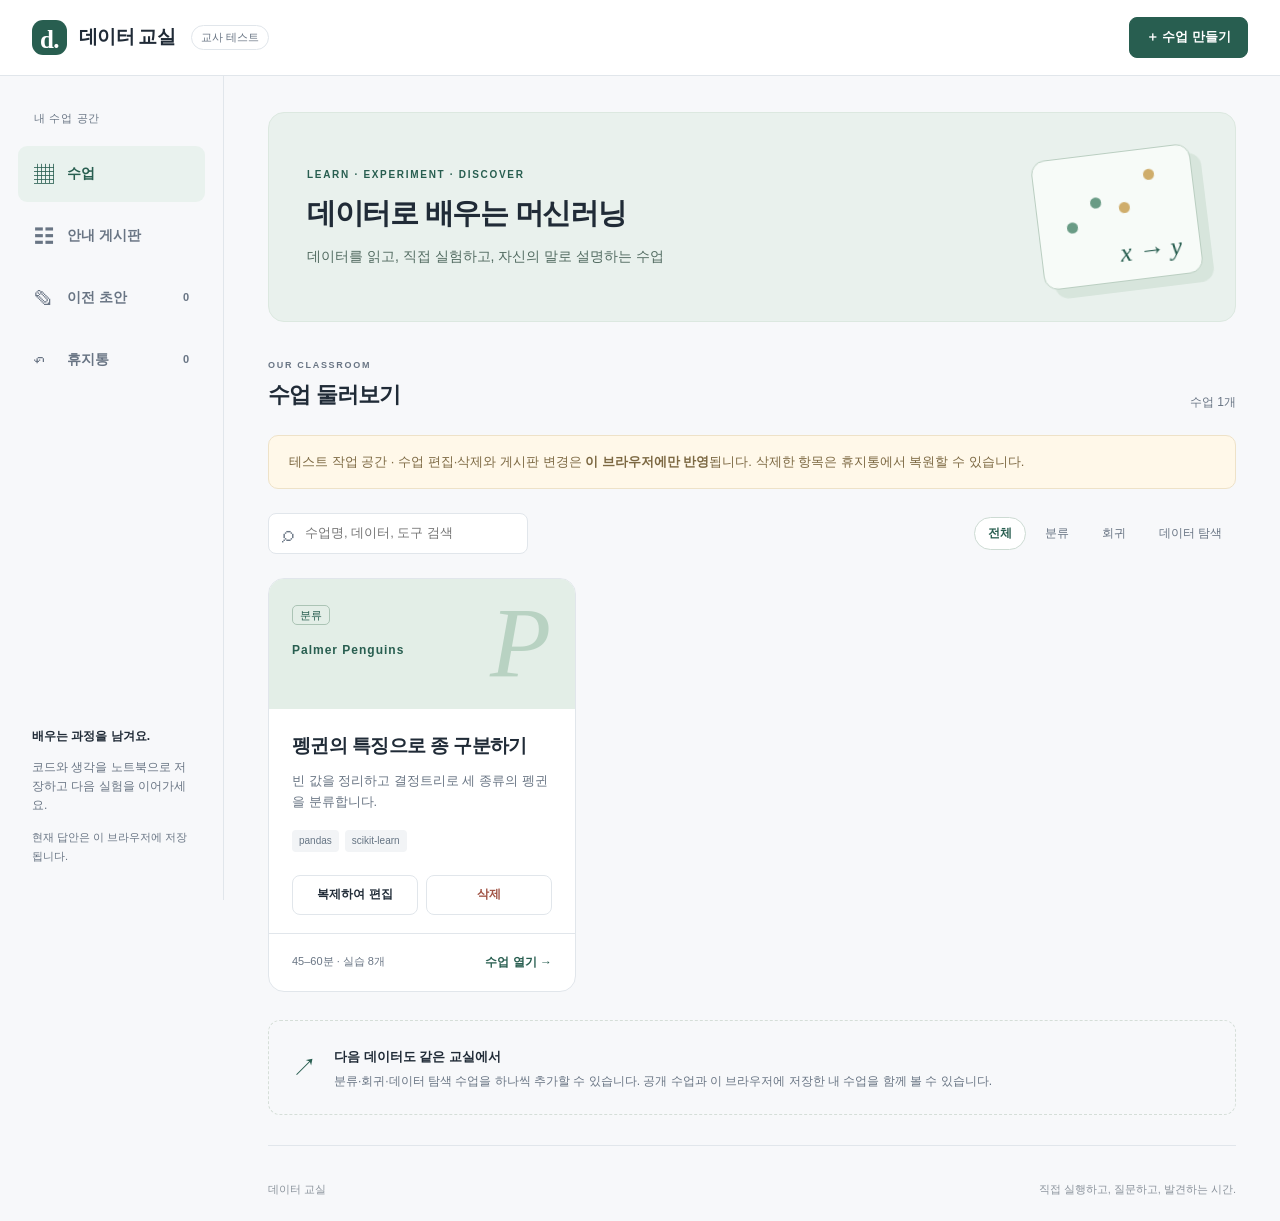
<file: web/index.html>
<!doctype html>
<html lang="ko">
<head>
<meta charset="utf-8"><meta name="viewport" content="width=device-width,initial-scale=1">
<title>데이터 교실 · 수업</title>
<meta name="description" content="데이터를 읽고 직접 실험하는 머신러닝 수업 공간">
<link rel="stylesheet" href="classroom.css?v=3"><script type="module" src="classroom.js?v=4"></script>
</head>
<body>
<a class="skip" href="#main">본문으로 이동</a>
<header class="topbar"><a class="logo" href="./"><span class="logo-mark">d.</span> 데이터 교실</a><span class="preview-badge">교사 테스트</span><button id="compose" class="button primary">＋ 수업 만들기</button></header>
<div class="shell">
<aside class="sidebar"><p class="nav-label">내 수업 공간</p><nav aria-label="교실 메뉴"><button data-view="courses" class="nav-item active" aria-current="page"><span>▦</span> 수업</button><button data-view="stream" class="nav-item"><span>☷</span> 안내 게시판</button><button data-view="drafts" class="nav-item"><span>✎</span> 이전 초안 <span id="draft-count" class="count">0</span></button><button data-view="trash" class="nav-item"><span>↶</span> 휴지통 <span id="trash-count" class="count">0</span></button></nav><div class="side-note"><strong>배우는 과정을 남겨요.</strong><p>코드와 생각을 노트북으로 저장하고 다음 실험을 이어가세요.</p><small>현재 답안은 이 브라우저에 저장됩니다.</small></div></aside>
<main id="main">
<section class="welcome"><div><p class="eyebrow">LEARN · EXPERIMENT · DISCOVER</p><h1 id="class-title">데이터로 배우는 머신러닝</h1><p id="class-description">데이터를 읽고, 직접 실험하고, 자신의 말로 설명하는 수업</p></div><div class="hero-art" aria-hidden="true"><i></i><i></i><i></i><i></i><span>x → y</span></div></section>
<div class="view-heading"><div><p class="eyebrow" id="view-kicker">OUR CLASSROOM</p><h2 id="view-title">수업 둘러보기</h2></div><span id="view-count"></span></div>
<p class="draft-notice">테스트 작업 공간 · 수업 편집·삭제와 게시판 변경은 <strong>이 브라우저에만 반영</strong>됩니다. 삭제한 항목은 휴지통에서 복원할 수 있습니다.</p>
<section id="courses-view"><div class="tools"><label class="search"><span aria-hidden="true">⌕</span><input id="search" type="search" placeholder="수업명, 데이터, 도구 검색" aria-label="수업 검색"></label><div class="filters" role="group" aria-label="주제 필터"><button data-filter="전체" aria-pressed="true">전체</button><button data-filter="분류" aria-pressed="false">분류</button><button data-filter="회귀" aria-pressed="false">회귀</button><button data-filter="탐색" aria-pressed="false">데이터 탐색</button></div></div><div id="course-grid" class="course-grid"></div><p id="empty" class="empty" hidden>해당하는 수업이 없습니다. 다른 검색어나 주제를 선택하세요.</p><div class="next-note"><span class="note-icon">↗</span><div><strong>다음 데이터도 같은 교실에서</strong><p>분류·회귀·데이터 탐색 수업을 하나씩 추가할 수 있습니다. 공개 수업과 이 브라우저에 저장한 내 수업을 함께 볼 수 있습니다.</p></div></div></section>
<section id="stream-view" hidden><div class="board-toolbar"><button id="new-post" class="button primary">＋ 안내 글 작성</button></div><div class="stream-layout"><aside class="stream-side"><strong>수업 안내</strong><p>실습 방법과 준비할 자료를 한곳에서 확인하세요.</p></aside><div id="announcements"></div></div></section>
<section id="drafts-view" hidden><p class="draft-notice">초안은 이 브라우저에만 저장됩니다. 학생 화면에 게시되지 않으며, 파일로 내보내 다른 PC로 옮길 수 있습니다.</p><div id="draft-list" class="course-grid"></div><p id="draft-empty" class="empty">이전 버전에서 작성한 초안이 없습니다. ‘수업 만들기’에서 활동과 퀴즈를 직접 편집하세요.</p><label class="button import-label">초안 가져오기<input id="import-draft" type="file" accept="application/json,.json" hidden></label></section>
<section id="trash-view" hidden><p class="muted">이 브라우저에서 삭제한 수업과 안내 글입니다. 복원하면 목록에 다시 나타납니다.</p><div id="trash-list"></div></section>
<p id="page-status" role="status"></p>
<footer>데이터 교실 <span>직접 실행하고, 질문하고, 발견하는 시간.</span></footer>
</main></div>
<dialog id="post-dialog"><form id="post-form"><div class="dialog-heading"><h2 id="post-dialog-title">안내 글 작성</h2><button type="button" id="close-post" class="icon-button" aria-label="닫기">×</button></div><p class="muted">이 브라우저의 게시판에 저장됩니다. 다른 선생님이나 학생에게 자동 공개되지 않습니다.</p><label>제목<input id="post-title" maxlength="150" required></label><label>내용<textarea id="post-body" rows="8" maxlength="10000" required></textarea></label><p id="post-error" role="status"></p><div class="dialog-actions"><button type="button" id="cancel-post" class="button">취소</button><button type="submit" class="button primary">저장</button></div></form></dialog>
</body></html>
</file>
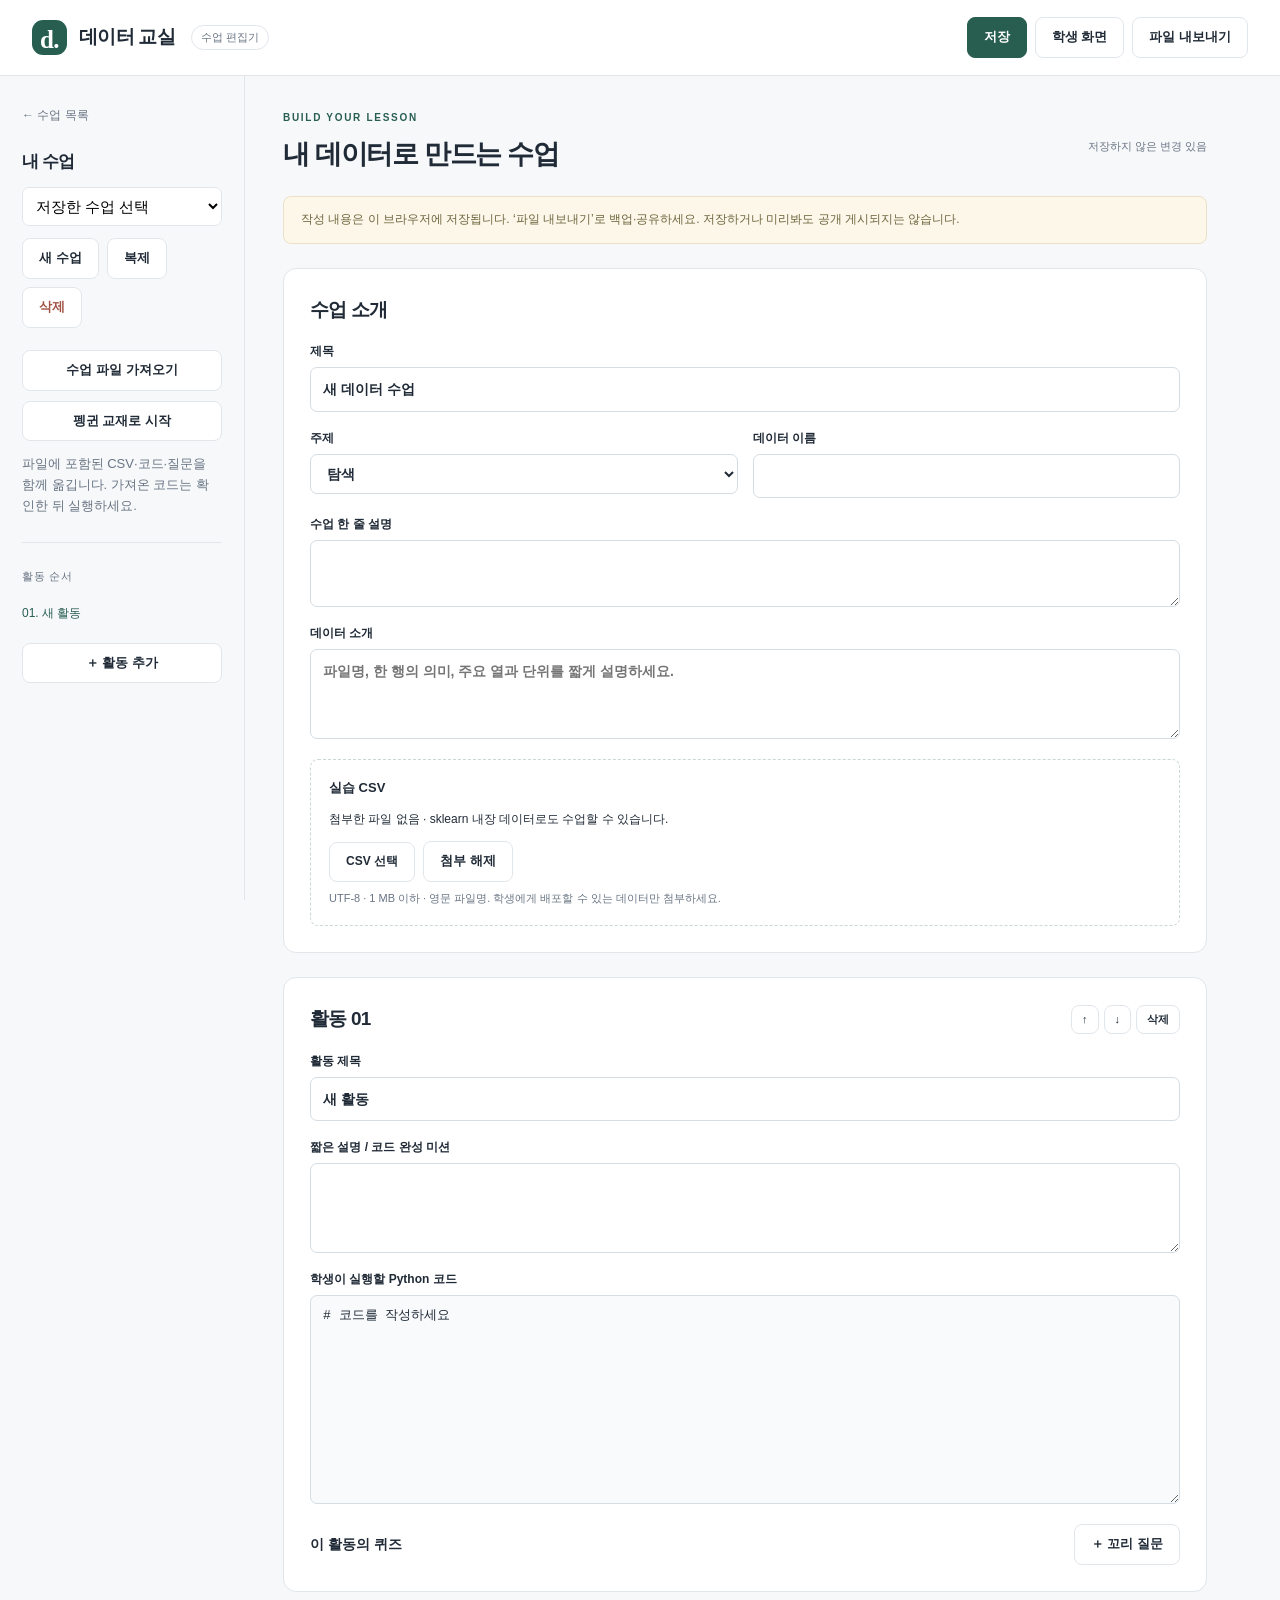
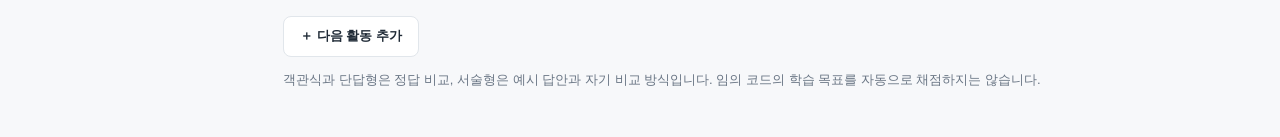
<file: web/editor.html>
<!doctype html><html lang="ko"><head><meta charset="utf-8"><meta name="viewport" content="width=device-width,initial-scale=1"><title>수업 편집기 · 데이터 교실</title><link rel="stylesheet" href="classroom.css"><link rel="stylesheet" href="editor.css?v=2"><script type="module" src="editor.js?v=3"></script></head><body class="editor-page">
<header class="topbar"><a class="logo" href="./"><span class="logo-mark">d.</span> 데이터 교실</a><span class="preview-badge">수업 편집기</span><div class="editor-actions"><button id="save" class="button primary">저장</button><button id="preview" class="button">학생 화면</button><button id="export" class="button">파일 내보내기</button></div></header>
<div class="editor-layout"><aside class="editor-sidebar"><a href="./" class="back-link">← 수업 목록</a><h2>내 수업</h2><select id="my-courses" aria-label="저장한 수업 선택"><option value="">저장한 수업 선택</option></select><div class="library-actions"><button id="new-course" class="button">새 수업</button><button id="copy-course" class="button">복제</button><button id="delete-course" class="button danger">삭제</button></div><label class="button import-label">수업 파일 가져오기<input id="import-course" type="file" accept=".json,application/json" hidden></label><button id="penguin-template" class="button">펭귄 교재로 시작</button><p class="muted">파일에 포함된 CSV·코드·질문을 함께 옮깁니다. 가져온 코드는 확인한 뒤 실행하세요.</p><hr><p class="nav-label">활동 순서</p><div id="activity-nav"></div><button id="add-activity" class="button">＋ 활동 추가</button></aside>
<main class="editor-main"><div class="editor-heading"><div><p class="eyebrow">BUILD YOUR LESSON</p><h1>내 데이터로 만드는 수업</h1></div><span id="dirty-indicator">아직 저장하지 않음</span></div><p class="editor-notice">작성 내용은 이 브라우저에 저장됩니다. ‘파일 내보내기’로 백업·공유하세요. 저장하거나 미리봐도 공개 게시되지는 않습니다.</p><p id="editor-status" role="status"></p>
<section class="edit-panel" id="course-info"><h2>수업 소개</h2><label>제목<input id="course-title" maxlength="150" required></label><div class="form-row"><label>주제<select id="course-topic"><option>분류</option><option>회귀</option><option>탐색</option></select></label><label>데이터 이름<input id="dataset-name" maxlength="150"></label></div><label>수업 한 줄 설명<textarea id="description" rows="2" maxlength="3000"></textarea></label><label>데이터 소개<textarea id="introduction" rows="3" maxlength="10000" placeholder="파일명, 한 행의 의미, 주요 열과 단위를 짧게 설명하세요."></textarea></label><div class="csv-box"><strong>실습 CSV</strong><p id="csv-info">첨부한 파일 없음 · sklearn 내장 데이터로도 수업할 수 있습니다.</p><label class="button">CSV 선택<input id="csv-file" type="file" accept=".csv,text/csv" hidden></label><button id="remove-csv" class="button" type="button">첨부 해제</button><small>UTF-8 · 1 MB 이하 · 영문 파일명. 학생에게 배포할 수 있는 데이터만 첨부하세요.</small></div></section>
<div id="activities"></div><button id="add-bottom" class="button">＋ 다음 활동 추가</button><p class="muted">객관식과 단답형은 정답 비교, 서술형은 예시 답안과 자기 비교 방식입니다. 임의 코드의 학습 목표를 자동으로 채점하지는 않습니다.</p></main></div>
</body></html>
</file>
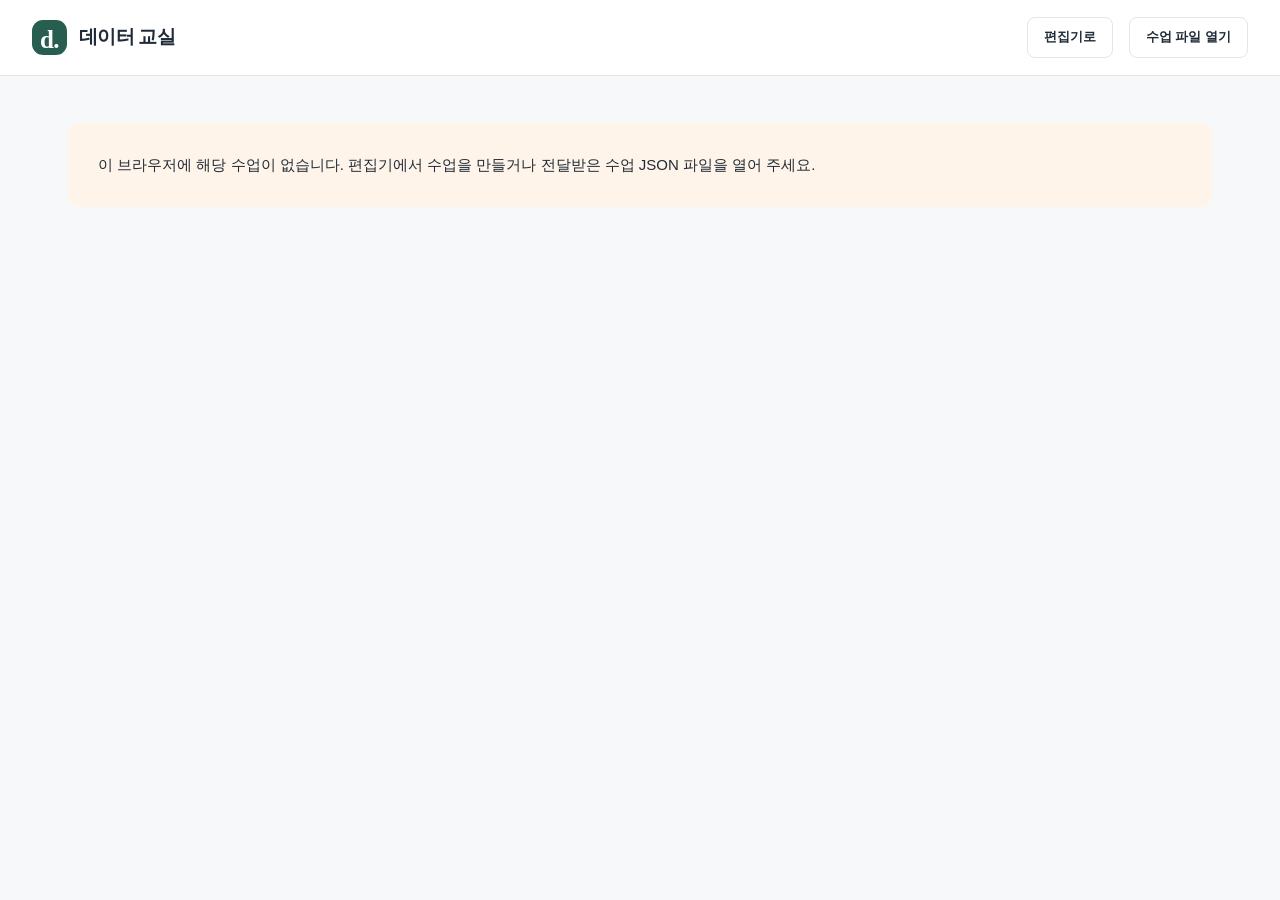
<file: web/player.html>
<!doctype html><html lang="ko"><head><meta charset="utf-8"><meta name="viewport" content="width=device-width,initial-scale=1"><title>직접 만든 수업 · 데이터 교실</title><link rel="stylesheet" href="classroom.css"><link rel="stylesheet" href="editor.css"><script type="module" src="player.js"></script></head><body class="player-page"><header class="topbar"><a class="logo" href="./"><span class="logo-mark">d.</span> 데이터 교실</a><a id="edit-course" class="button" href="editor.html">편집기로</a><label class="button import-label" style="margin:0">수업 파일 열기<input id="open-course" type="file" accept=".json,application/json" hidden></label></header><main class="player-layout"><p id="player-error" class="player-error" role="alert" hidden></p><div id="player-content" hidden><section class="player-intro"><p class="eyebrow">MY DATA LESSON</p><h1 id="player-title"></h1><p id="player-description"></p><p id="player-introduction"></p><div class="player-toolbar"><button id="download-notebook" class="button">내 노트북 저장 ↓</button><button id="download-course" class="button">수업 파일 ↓</button><button id="download-csv" class="button">CSV ↓</button></div><p class="muted">수업 파일은 코드와 질문을 담습니다. 내 답안·출력은 ‘내 노트북 저장’으로 보관하세요. 답안은 서버에 제출되지 않습니다.</p></section><section class="player-runtime" aria-label="Python 실행 환경"><button id="prepare" class="button primary">Python 준비</button><button id="restart" class="button">변수 초기화</button><p id="runtime-state" role="status">첫 실행 시 Python과 라이브러리를 준비합니다.</p></section><p id="player-save" role="status"></p><p id="player-progress"></p><div id="player-activities"></div><section class="player-activity"><h2>내 말로 정리하기</h2><p class="muted">실험에서 알게 된 점과 다음에 바꿔 볼 조건을 적어 보세요.</p><textarea id="reflection" class="player-reflection" aria-label="내 말로 정리하기"></textarea></section></div></main><iframe id="player-frame" title="Python 실행 엔진"></iframe></body></html>
</file>
<file: web/classroom.css>
:root{--bg:#f7f8fa;--surface:#fff;--ink:#202b37;--muted:#697584;--line:#e1e6eb;--accent:#285e50;--soft:#e9f2ee;--radius:16px;--sidebar:224px}*{box-sizing:border-box}body{margin:0;background:var(--bg);color:var(--ink);font:15px/1.6 -apple-system,BlinkMacSystemFont,'Segoe UI',sans-serif}button,input,select,textarea{font:inherit}button,a,input,textarea,select{touch-action:manipulation}button,a{ -webkit-tap-highlight-color:transparent}button{cursor:pointer}a{color:inherit;text-decoration:none}button:focus-visible,a:focus-visible,input:focus-visible,textarea:focus-visible,select:focus-visible{outline:3px solid #85b4e8;outline-offset:3px}[hidden]{display:none!important}.skip{position:fixed;top:-80px;z-index:10;background:white;padding:12px}.skip:focus{top:0}.topbar{height:76px;border-bottom:1px solid var(--line);background:var(--surface);display:flex;align-items:center;gap:16px;padding:0 32px;position:sticky;top:0;z-index:3}.logo{display:flex;align-items:center;gap:12px;font-size:19px;font-weight:750;letter-spacing:-.7px}.logo-mark{display:grid;place-items:center;background:var(--accent);color:white;width:35px;height:35px;border-radius:11px;font-size:25px;font-family:Georgia,serif}.preview-badge{font-size:11px;padding:3px 9px;border:1px solid var(--line);border-radius:20px;color:var(--muted)}.topbar>.button{margin-left:auto}.button{display:inline-flex;align-items:center;justify-content:center;gap:8px;border:1px solid var(--line);background:white;padding:9px 16px;border-radius:8px;color:var(--ink);font-weight:650;font-size:13px}.button:hover{background:var(--soft)}.button.primary{background:var(--accent);border-color:var(--accent);color:white}.shell{display:grid;grid-template-columns:var(--sidebar) minmax(0,1fr);max-width:1680px;margin:auto}.sidebar{padding:34px 18px;height:calc(100dvh - 76px);position:sticky;top:76px;display:flex;flex-direction:column;border-right:1px solid var(--line)}.nav-label{font-size:11px;color:var(--muted);margin:0 16px 18px;letter-spacing:.7px}.nav-item{width:100%;border:0;background:none;display:flex;align-items:center;text-align:left;gap:13px;padding:12px 16px;border-radius:9px;margin-bottom:6px;font-weight:600;color:var(--muted);font-size:14px}.nav-item>span:first-child{font-size:20px;font-weight:400;width:20px}.nav-item.active{color:var(--accent);background:var(--soft)}.count{font-size:11px;margin-left:auto}.side-note{margin-top:auto;padding:20px 14px 0;font-size:12px;color:var(--muted)}.side-note strong{color:var(--ink);font-size:12px}.side-note small{font-size:11px}main{padding:36px 44px 0;min-width:0;max-width:1340px}.welcome{background:#e9f1ed;border:1px solid #dce8e0;border-radius:var(--radius);padding:36px 38px;min-height:210px;display:flex;align-items:center;justify-content:space-between;overflow:hidden;gap:20px}.eyebrow{font-size:10px;font-weight:750;letter-spacing:1.7px;color:var(--accent);margin:0 0 10px}h1{font-size:clamp(23px,2.3vw,34px);line-height:1.35;letter-spacing:-1.3px;margin:0 0 12px}h2{font-size:22px;margin:0;letter-spacing:-.8px}.welcome p:last-child{margin:0;color:#526b61;font-size:14px}.hero-art{position:relative;flex:0 0 160px;height:130px;transform:rotate(-7deg);border:1px solid #bacec1;border-radius:14px;background:#f7fbf8;box-shadow:10px 10px 0 #d7e5dc}.hero-art span{position:absolute;bottom:12px;right:18px;font:italic 26px Georgia,serif;color:var(--accent)}.hero-art i{position:absolute;width:11px;height:11px;background:#699b85;border-radius:50%;left:28px;top:64px}.hero-art i:nth-child(2){left:54px;top:42px}.hero-art i:nth-child(3){left:82px;top:50px;background:#cfad6b}.hero-art i:nth-child(4){left:110px;top:20px;background:#cfad6b}.view-heading{display:flex;justify-content:space-between;align-items:end;margin:36px 0 22px}.view-heading .eyebrow{color:var(--muted);margin-bottom:5px;font-size:9px}.view-heading>span{font-size:12px;color:var(--muted)}.tools{display:flex;justify-content:space-between;align-items:center;gap:18px;flex-wrap:wrap;margin-bottom:24px}.search{display:flex;align-items:center;gap:9px;background:white;border:1px solid var(--line);border-radius:8px;padding:8px 13px;min-width:260px}.search span{font-size:23px;line-height:1;color:var(--muted)}.search input{border:0;background:transparent;outline:none;min-width:0;width:100%;font-size:13px}.filters{display:flex;gap:5px;flex-wrap:wrap}.filters button{border:1px solid transparent;border-radius:20px;padding:6px 13px;color:var(--muted);background:none;font-size:12px}.filters button[aria-pressed=true]{background:white;border-color:#cddbd3;color:var(--accent);font-weight:700}.course-grid{display:grid;grid-template-columns:repeat(auto-fill,minmax(min(100%,290px),1fr));gap:22px}.course-card{background:white;border:1px solid var(--line);border-radius:var(--radius);overflow:hidden;display:flex;flex-direction:column;min-width:0;transition:box-shadow .2s,transform .2s}.course-card:hover{box-shadow:0 8px 22px #253a2c0c;transform:translateY(-2px)}.card-cover{position:relative;height:130px;background:#e3eee7;padding:23px;color:var(--accent);overflow:hidden}.card-cover .topic{font-size:11px;border:1px solid #abc4b5;border-radius:5px;padding:3px 7px}.card-cover>strong{display:block;margin-top:15px;font-size:12px;letter-spacing:1px}.card-symbol{position:absolute;right:24px;top:6px;font:italic 100px Georgia,serif;color:#b8d2c2}.card-body{padding:23px;flex:1}.card-body h3{font-size:19px;letter-spacing:-.6px;line-height:1.5;margin:0 0 10px}.card-body p{font-size:13px;color:var(--muted);margin:0 0 18px;overflow-wrap:anywhere}.tags{display:flex;gap:6px}.tag{font-size:10px;background:#f2f4f6;color:#667584;padding:3px 7px;border-radius:4px}.card-footer{border-top:1px solid var(--line);padding:15px 23px;display:flex;align-items:center;justify-content:space-between;gap:8px}.card-footer small{font-size:11px;color:var(--muted)}.card-footer a{font-size:12px;font-weight:700;color:var(--accent);padding:4px 0}.card-progress{margin-top:18px;font-size:11px;color:var(--muted)}.card-progress progress{width:100%;height:4px;display:block;margin-top:7px;accent-color:var(--accent)}.next-note{display:flex;align-items:center;gap:17px;padding:23px;border:1px dashed #d5ded8;border-radius:12px;margin-top:28px;color:var(--muted)}.next-note strong{font-size:13px;color:var(--ink)}.next-note p{margin:4px 0 0;font-size:12px}.note-icon{font-size:25px;color:var(--accent)}footer{padding:35px 0 22px;margin-top:30px;color:#8b939c;font-size:11px;border-top:1px solid var(--line);display:flex;justify-content:space-between;gap:12px}.empty{padding:45px 20px;border:1px dashed var(--line);border-radius:12px;text-align:center;color:var(--muted)}.stream-layout{display:grid;grid-template-columns:200px minmax(0,1fr);gap:26px}.stream-side{border:1px solid var(--line);background:white;border-radius:12px;padding:20px;align-self:start}.stream-side strong{font-size:13px}.stream-side p{font-size:12px;color:var(--muted)}.post{background:white;border:1px solid var(--line);border-radius:12px;padding:25px;margin-bottom:20px}.post small{color:var(--accent);font-size:11px}.post h3{font-size:17px;margin:10px 0}.post p{font-size:14px;color:var(--muted);white-space:pre-wrap}.draft-notice{background:#fff8e9;border:1px solid #eee2c8;border-radius:10px;padding:16px 20px;color:#7c6842;font-size:13px;margin:0 0 24px}.import-label{margin-top:24px;cursor:pointer}.draft-actions{display:flex;gap:8px;flex-wrap:wrap}.draft-actions button{font-size:12px}dialog{border:1px solid var(--line);border-radius:18px;padding:30px;max-width:580px;width:calc(100% - 32px);color:var(--ink);max-height:90dvh;overflow:auto}dialog::backdrop{background:#172d2855;backdrop-filter:blur(3px)}.dialog-heading{display:flex;justify-content:space-between;align-items:start}.icon-button{border:0;background:none;font-size:26px;color:var(--muted)}.muted{font-size:13px;color:var(--muted)}form>label,.form-row>label{display:flex;flex-direction:column;gap:7px;font-size:12px;font-weight:650;margin-top:17px}form input,form select,form textarea{width:100%;padding:10px 12px;border:1px solid #d5dce2;border-radius:7px;background:white;font-size:14px;color:var(--ink)}form textarea{resize:vertical}.form-row{display:grid;grid-template-columns:1fr 1fr;gap:15px}.dialog-actions{display:flex;justify-content:flex-end;gap:10px;border-top:1px solid var(--line);padding-top:20px;margin-top:24px}#page-status{font-size:13px;color:var(--accent)}@media(min-width:1350px){.course-grid{grid-template-columns:repeat(3,minmax(0,1fr))}}@media(max-width:1000px){:root{--sidebar:180px}main{padding:25px}.topbar{padding:0 24px}.hero-art{flex-basis:120px}.welcome{padding:28px}.sidebar{padding:25px 10px}.nav-item{padding:10px}.stream-layout{grid-template-columns:1fr}.stream-side{display:none}}@media(max-width:700px){.topbar{height:64px;padding:0 16px;gap:8px}.logo{font-size:16px;gap:8px}.logo-mark{width:30px;height:30px;font-size:22px}.preview-badge{display:none}.button{padding:8px 12px}.shell{display:block}.sidebar{height:auto;position:static;border:0;padding:14px 16px 0}.sidebar nav{display:flex;gap:6px}.nav-item{justify-content:center;font-size:12px;padding:9px 10px;gap:7px;margin:0;white-space:nowrap}.nav-item>span:first-child{font-size:16px;width:auto}.count{margin-left:0}.nav-label,.side-note{display:none}main{padding:20px 16px 0}.welcome{min-height:170px;padding:24px}.hero-art{display:none}h1{font-size:25px}.welcome p:last-child{font-size:12px}.view-heading{margin-top:26px}.tools{gap:14px}.search{width:100%}.course-grid{grid-template-columns:1fr}.filters{width:100%}.filters button{padding:6px 12px}.card-cover{height:115px}.next-note{padding:18px}.view-heading>span{font-size:11px}footer{display:block}footer span{display:block;margin-top:4px}.form-row{grid-template-columns:1fr;gap:0}dialog{padding:22px}}

.course-delete{border:0;background:none;color:#a05345;font:inherit;font-size:12px;padding:4px;cursor:pointer}.card-footer{flex-wrap:wrap}.button.danger{color:#a05345}.library-actions{flex-wrap:wrap}#page-status .button{margin-left:8px}
.course-management{display:flex;gap:8px;padding:0 23px 18px}.course-management .button{flex:1;font-size:12px}.board-toolbar{display:flex;justify-content:flex-end;margin-bottom:20px}.post-actions{display:flex;gap:8px;margin-top:20px}.trash-row{display:flex;justify-content:space-between;align-items:center;gap:16px;padding:20px;border:1px solid var(--line);border-radius:12px;background:white;margin-bottom:12px}.trash-row h3{margin:4px 0;font-size:16px}.trash-row small{color:var(--muted);font-size:11px}@media(max-width:700px){.sidebar nav{flex-wrap:wrap}.nav-item{width:calc(50% - 3px);justify-content:flex-start}.course-management{padding:0 20px 16px}.trash-row h3{overflow-wrap:anywhere}}
</file>
<file: web/editor.css>
.editor-actions{display:flex;gap:8px;margin-left:auto}.editor-layout{display:grid;grid-template-columns:245px minmax(0,1fr);max-width:1500px;margin:auto}.editor-sidebar{padding:26px 22px;border-right:1px solid var(--line);position:sticky;top:76px;height:calc(100dvh - 76px);overflow:auto}.editor-sidebar h2{font-size:17px;margin:22px 0 12px}.editor-sidebar select{width:100%;padding:9px;border:1px solid var(--line);border-radius:7px;background:white}.back-link{font-size:12px;color:var(--muted)}.library-actions{display:flex;gap:8px;margin:12px 0}.editor-sidebar>.button{width:100%;margin-top:10px}.editor-sidebar hr{border:0;border-top:1px solid var(--line);margin:25px 0}.editor-sidebar .nav-label{margin:0 0 10px}.activity-anchor{display:block;padding:9px 0;font-size:12px;overflow-wrap:anywhere;color:var(--accent)}.editor-main{padding:34px 38px;max-width:1000px;width:100%;min-width:0}.editor-heading{display:flex;align-items:center;gap:20px;justify-content:space-between}.editor-heading h1{font-size:27px}.editor-heading>span{font-size:11px;color:var(--muted);white-space:nowrap}.editor-notice{font-size:12px;color:#6d653e;background:#fcf7e9;border:1px solid #ece1c6;padding:13px 17px;border-radius:8px}.edit-panel{background:white;border:1px solid var(--line);border-radius:13px;padding:26px;margin:24px 0;scroll-margin-top:100px}.edit-panel h2{font-size:19px}.edit-panel label{display:flex;flex-direction:column;gap:6px;font-size:12px;font-weight:650;margin-top:17px}.edit-panel input,.edit-panel textarea,.edit-panel select{font:inherit;font-size:14px;width:100%;border:1px solid #d5dce2;border-radius:7px;padding:10px 12px;background:white;color:var(--ink)}.edit-panel textarea{resize:vertical}.edit-panel textarea.code-input{font:13px/1.6 ui-monospace,SFMono-Regular,Consolas,monospace;background:#f8fafb;tab-size:4;white-space:pre;overflow:auto}.csv-box{border:1px dashed #c9d9cf;padding:18px;border-radius:8px;margin-top:20px;font-size:13px}.csv-box p{font-size:12px;overflow-wrap:anywhere}.csv-box label{display:inline-flex;margin:0 8px 8px 0}.csv-box small{display:block;color:var(--muted);font-size:11px}.panel-heading{display:flex;gap:10px;justify-content:space-between;align-items:center}.panel-heading>div{display:flex;gap:5px;flex-wrap:wrap}.panel-heading button{font-size:11px;padding:5px 10px}.question-editor{background:#f7f9f8;border:1px solid #e1e8e3;border-radius:9px;padding:18px;margin:18px 0}.question-editor h3{font-size:14px;margin:0}.question-editor .form-row{grid-template-columns:1fr 1fr}.question-editor .button{margin-top:10px}.question-tools{margin-top:20px;display:flex;align-items:center;gap:12px}.question-tools h3{font-size:14px;margin:0}.question-tools button{margin-left:auto}#editor-status{font-size:13px;color:var(--accent)}.player-layout{max-width:1200px;margin:0 auto;padding:32px 28px}.player-intro{background:#e9f1ed;padding:30px;border-radius:14px}.player-intro p{white-space:pre-wrap}.player-activity{background:white;border:1px solid var(--line);border-radius:14px;margin-top:26px;padding:26px;scroll-margin-top:90px}.player-workspace{display:grid;grid-template-columns:minmax(0,1.2fr) minmax(0,1fr);gap:28px}.player-workspace>div{min-width:0}.player-explanation{white-space:pre-wrap;color:var(--muted)}.player-code{width:100%;min-height:220px;font:13px/1.65 ui-monospace,monospace;white-space:pre;border:1px solid var(--line);padding:15px;background:#f8fafb;border-radius:8px;resize:vertical;overflow:auto;box-sizing:border-box}.player-output{max-width:100%;overflow:auto;margin-top:15px}.player-output img{max-width:100%;height:auto}.player-output pre{overflow:auto;font-size:12px}.player-output table{border-collapse:collapse;font-size:12px;max-width:100%}.player-output th,.player-output td{padding:6px 9px;border:1px solid var(--line);white-space:nowrap}.player-question{padding:18px;border:1px solid var(--line);border-radius:9px;margin:0 0 18px;min-width:0}.player-question legend{font-size:14px;font-weight:650;padding:0 5px;overflow-wrap:anywhere}.player-question label{display:flex;align-items:start;gap:9px;margin:9px 0;font-size:13px}.player-question input[type=radio]{margin-top:5px}.player-question input[type=text],.player-question textarea{width:100%;padding:10px;border:1px solid var(--line);border-radius:6px;font:inherit;resize:vertical}.player-feedback{font-size:12px;white-space:pre-wrap}.player-feedback.correct{color:#23774d}.player-feedback.incorrect{color:#9b552d}.player-runtime{display:flex;gap:15px;align-items:center;flex-wrap:wrap;padding:20px 0}.player-runtime p{font-size:12px;color:var(--muted)}.player-toolbar{display:flex;gap:10px;flex-wrap:wrap;margin-top:18px}.player-error{padding:30px;background:#fff4ea;border-radius:12px}.player-question .button{margin-top:8px}.player-reflection{width:100%;min-height:110px;font:inherit;border:1px solid var(--line);padding:15px;border-radius:8px}.player-file{display:none}.run-status{font-size:12px;color:var(--muted);margin-left:10px}#player-frame{display:none}@media(max-width:800px){.editor-layout{grid-template-columns:1fr}.editor-sidebar{position:static;height:auto;border:0;padding:20px}.editor-sidebar #activity-nav,.editor-sidebar hr,.editor-sidebar .nav-label,.editor-sidebar>#add-activity{display:none}.editor-sidebar>.button{width:auto;margin-right:8px}.editor-sidebar h2{margin-top:10px}.editor-main{padding:0 20px 30px}.editor-heading{display:block}.editor-heading h1{margin-bottom:5px}.edit-panel{padding:18px}.editor-page .topbar{height:auto;min-height:76px;flex-wrap:wrap;padding:12px 16px;gap:10px}.editor-actions{margin:0;flex-wrap:wrap}.player-workspace{grid-template-columns:1fr}.player-layout{padding:20px 16px}.player-activity,.player-intro{padding:20px}.panel-heading{align-items:start}.player-runtime{gap:10px}.player-page .topbar{height:auto;padding:12px 16px;flex-wrap:wrap}}

.library-actions{flex-wrap:wrap}#editor-status .button{margin-left:8px}
</file>
